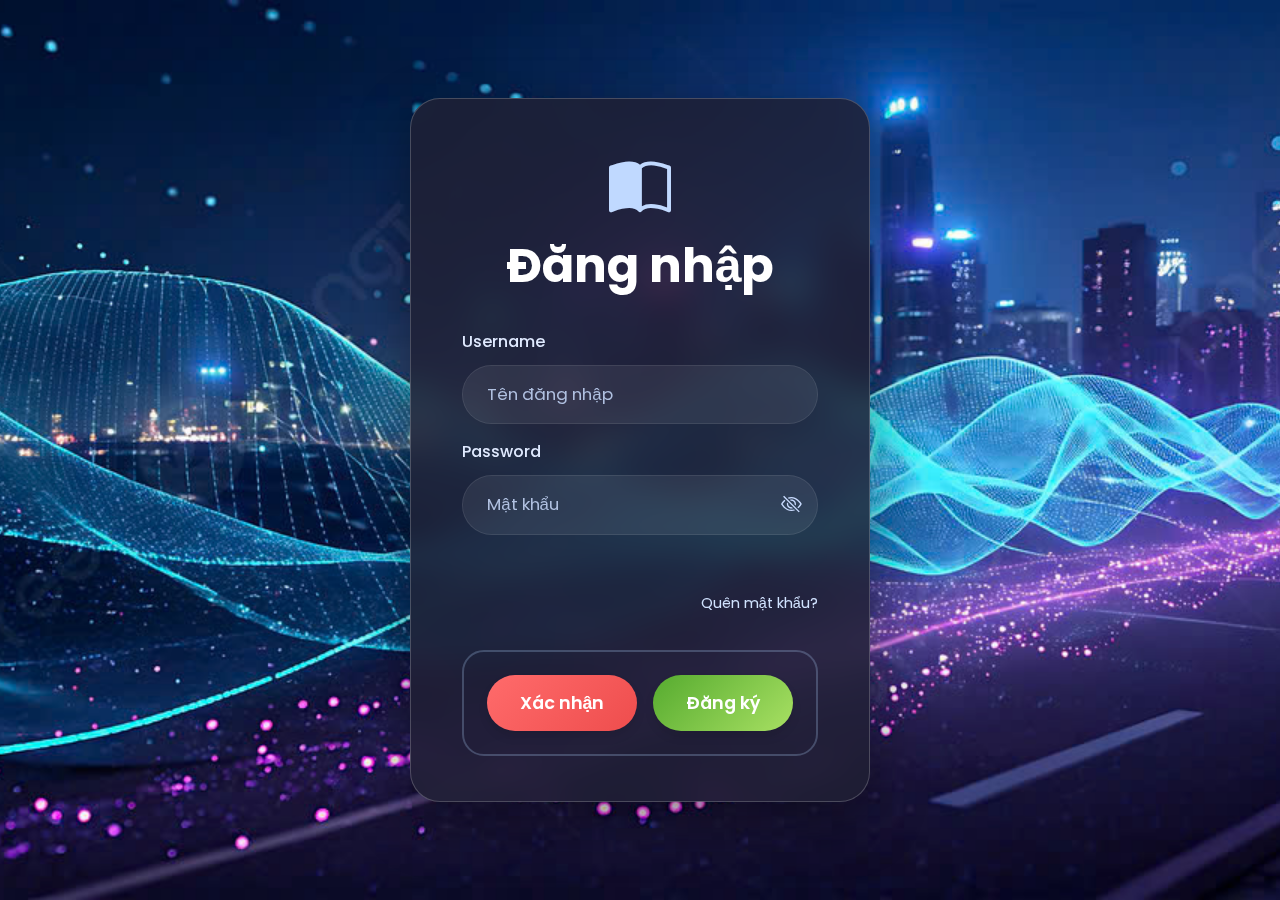
<file: log_in.html>
<!DOCTYPE html>
<html lang="vi">
  <head>
    <meta charset="UTF-8" />
    <meta name="viewport" content="width=device-width, initial-scale=1.0" />
    <title>Library Login</title>
    <link
      rel="shortcut icon"
      type="image/x-icon"
      href="assets/img/favicon/favicon.ico"
    />
    <link
      href="https://cdn.jsdelivr.net/npm/bootstrap@5.3.0-alpha1/dist/css/bootstrap.min.css"
      rel="stylesheet"
    />
    <link
      href="https://cdn.jsdelivr.net/npm/bootstrap-icons@1.11.3/font/bootstrap-icons.css"
      rel="stylesheet"
    />
    <link rel="stylesheet" href="assets/css/styles.css" />
  </head>
  <body>
    <div class="auth-container text-center">
      <div class="library-icon">
        <i class="bi bi-book-half"></i>
      </div>
      <h1 class="page-title">Đăng nhập</h1>
      <form id="loginForm" novalidate>
        <div class="mb-3 text-start">
          <label for="username" class="form-label input-label">Username</label>
          <input
            type="text"
            class="form-control form-control-custom rounded-pill"
            id="username"
            placeholder="Tên đăng nhập"
            required
          />
        </div>
        <div class="mb-3 text-start">
          <label for="password" class="form-label input-label">Password</label>
          <div class="input-wrapper position-relative">
            <input
              type="password"
              class="form-control form-control-custom rounded-pill password-input-field"
              id="password"
              placeholder="Mật khẩu"
              required
            />
            <span
              class="password-toggle-icon-container"
              onclick="togglePasswordVisibility('password', 'loginToggleIcon')"
            >
              <i class="bi bi-eye-slash" id="loginToggleIcon"></i>
            </span>
          </div>
        </div>
        <div id="loginErrorMessage" class="error-message-display mb-3"></div>
        <div class="mb-4 text-end">
          <a href="#" class="forgot-password-link">Quên mật khẩu?</a>
        </div>

        <div class="button-group-container">
          <div class="d-flex gap-3">
            <button
              type="submit"
              class="btn btn-custom-red btn-custom-lg rounded-pill flex-fill"
            >
              Xác nhận
            </button>
            <button
              type="button"
              class="btn btn-custom-green btn-custom-lg rounded-pill flex-fill"
              onclick="window.location.href='sign_up.html'"
            >
              Đăng ký
            </button>
          </div>
        </div>
      </form>
    </div>

    <script src="https://cdn.jsdelivr.net/npm/@popperjs/core@2.11.6/dist/umd/popper.min.js"></script>
    <script src="https://cdn.jsdelivr.net/npm/bootstrap@5.3.0-alpha1/dist/js/bootstrap.min.js"></script>
    <script src="assets/js/auth.js"></script>
  </body>
</html>
</file>
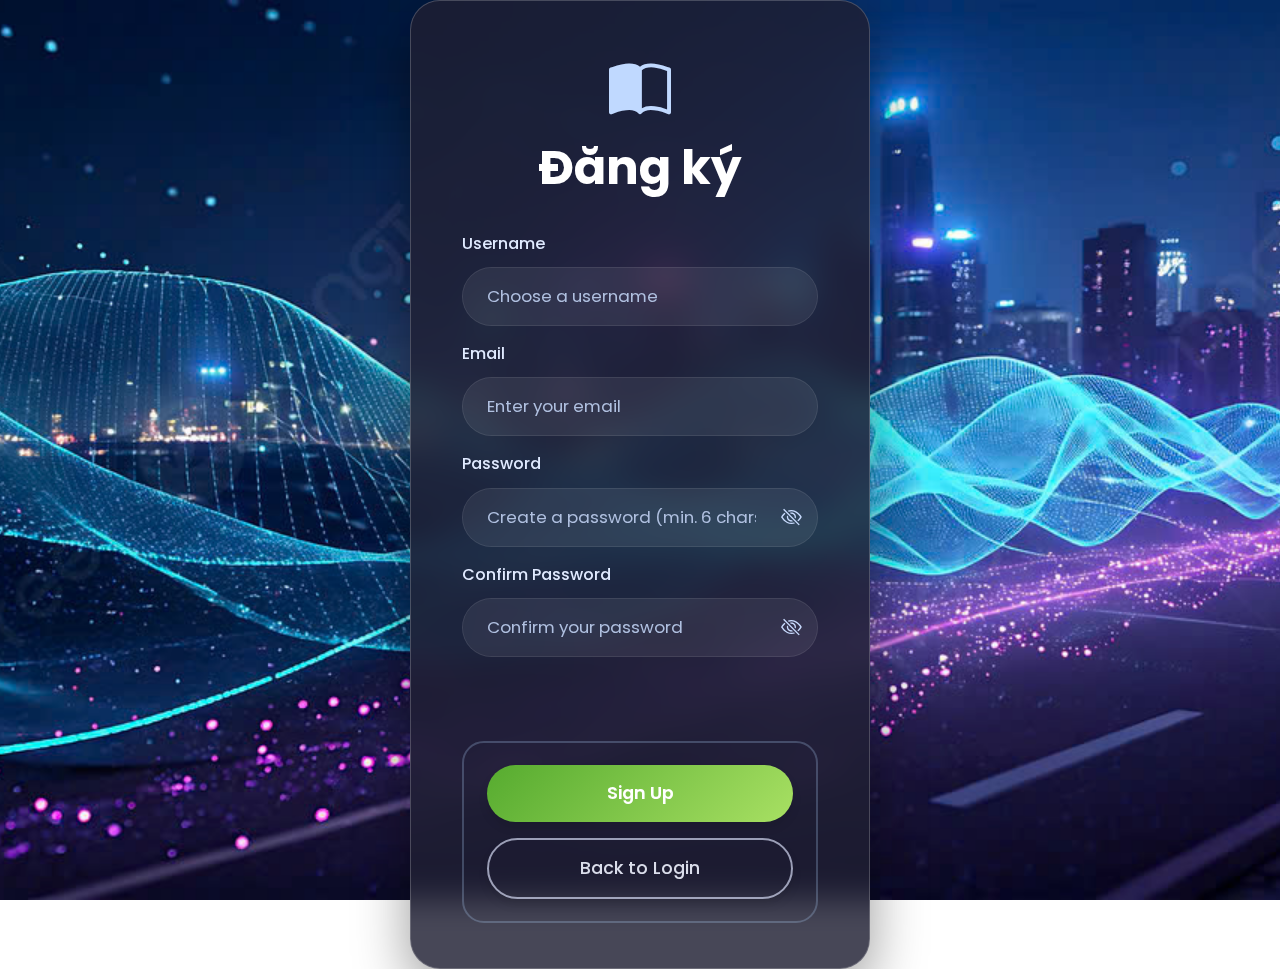
<file: sign_up.html>
<!DOCTYPE html>
<html lang="vi">
  <head>
    <meta charset="UTF-8" />
    <meta name="viewport" content="width=device-width, initial-scale=1.0" />
    <title>Library Sign Up</title>
    <link
      rel="shortcut icon"
      type="image/x-icon"
      href="assets/img/favicon/favicon.ico"
    />
    <link
      href="https://cdn.jsdelivr.net/npm/bootstrap@5.3.0-alpha1/dist/css/bootstrap.min.css"
      rel="stylesheet"
    />
    <link
      href="https://cdn.jsdelivr.net/npm/bootstrap-icons@1.11.3/font/bootstrap-icons.css"
      rel="stylesheet"
    />
    <link rel="stylesheet" href="assets/css/styles.css" />
  </head>
  <body>
    <div class="auth-container text-center">
      <div class="library-icon">
        <i class="bi bi-book-half"></i>
      </div>
      <h1 class="page-title">Đăng ký</h1>
      <form id="registerForm" novalidate>
        <div class="mb-3 text-start">
          <label for="registerUsername" class="form-label input-label"
            >Username</label
          >
          <input
            type="text"
            class="form-control form-control-custom rounded-pill"
            id="registerUsername"
            placeholder="Choose a username"
            required
          />
        </div>
        <div class="mb-3 text-start">
          <label for="registerEmail" class="form-label input-label"
            >Email</label
          >
          <input
            type="email"
            class="form-control form-control-custom rounded-pill"
            id="registerEmail"
            placeholder="Enter your email"
            required
          />
        </div>
        <div class="mb-3 text-start">
          <label for="registerPassword" class="form-label input-label"
            >Password</label
          >
          <div class="input-wrapper position-relative">
            <input
              type="password"
              class="form-control form-control-custom rounded-pill password-input-field"
              id="registerPassword"
              placeholder="Create a password (min. 6 chars)"
              required
            />
            <span
              class="password-toggle-icon-container"
              onclick="togglePasswordVisibility('registerPassword', 'registerToggleIcon')"
            >
              <i class="bi bi-eye-slash" id="registerToggleIcon"></i>
            </span>
          </div>
        </div>
        <div class="mb-4 text-start">
          <label for="confirmPassword" class="form-label input-label"
            >Confirm Password</label
          >
          <div class="input-wrapper position-relative">
            <input
              type="password"
              class="form-control form-control-custom rounded-pill password-input-field"
              id="confirmPassword"
              placeholder="Confirm your password"
              required
            />
            <span
              class="password-toggle-icon-container"
              onclick="togglePasswordVisibility('confirmPassword', 'confirmToggleIcon')"
            >
              <i class="bi bi-eye-slash" id="confirmToggleIcon"></i>
            </span>
          </div>
        </div>
        <div id="registerErrorMessage" class="error-message-display mb-3"></div>

        <div class="button-group-container">
          <div class="d-flex flex-column gap-3">
            <button
              type="submit"
              class="btn btn-custom-green btn-custom-lg rounded-pill flex-fill"
            >
              Sign Up
            </button>
            <button
              type="button"
              class="btn btn-outline-light-custom btn-custom-lg rounded-pill flex-fill"
              onclick="window.location.href='log_in.html'"
            >
              Back to Login
            </button>
          </div>
        </div>
      </form>
    </div>

    <script src="https://cdn.jsdelivr.net/npm/@popperjs/core@2.11.6/dist/umd/popper.min.js"></script>
    <script src="https://cdn.jsdelivr.net/npm/bootstrap@5.3.0-alpha1/dist/js/bootstrap.min.js"></script>
    <script src="assets/js/auth.js"></script>
  </body>
</html>
</file>
<file: assets/css/styles.css>
@import url("https://fonts.googleapis.com/css2?family=Poppins:wght@400;500;600;700&display=swap");

body {
  font-family: "Poppins", sans-serif;
  background-image: url(../img/z6665456914815_b878b248c27246ae4e66f028510f7cab.jpg); /* THAY THẾ BẰNG ĐƯỜNG DẪN ẢNH NỀN CỦA BẠN */
  background-size: cover;
  background-position: center center;
  background-repeat: no-repeat;
  background-attachment: fixed;
  min-height: 100vh;
  margin: 0;
  padding: 0;
  box-sizing: border-box;
  display: flex;
  justify-content: center;
  align-items: center;
}

.auth-container {
  background-color: rgba(30, 30, 50, 0.82);
  border-radius: 30px;
  box-shadow: 0 20px 55px rgba(0, 0, 0, 0.4);
  width: 100%;
  max-width: 460px;
  backdrop-filter: blur(16px);
  border: 1px solid rgba(255, 255, 255, 0.2);
  padding: 2.8rem 3.2rem !important;
  color: #f5f7fa;
}

.library-icon .bi-book-half {
  font-size: 62px;
  color: #c0d9ff;
  margin-bottom: 1.2rem;
}

.page-title {
  color: #ffffff;
  font-size: 3em;
  font-weight: 700;
  margin-bottom: 2.2rem !important;
}

.input-label {
  font-size: 1rem;
  font-weight: 500;
  margin-bottom: 0.7rem !important;
  display: block;
  text-align: left;
  color: #e0eaff;
}

/* Div bao bọc input và icon, sử dụng cho position:relative */
.input-wrapper {
  position: relative;
}

.form-control-custom {
  padding-top: 1rem;
  padding-bottom: 1rem;
  padding-left: 1.5rem;
  font-size: 1.05rem;
  border-radius: 50px !important;
  background-color: rgba(255, 255, 255, 0.07);
  color: #ffffff;
  border: 1px solid rgba(255, 255, 255, 0.15);
  transition: background-color 0.3s, border-color 0.3s, box-shadow 0.3s;
}

.form-control-custom::placeholder {
  color: #b0c0e0;
}

.form-control-custom:focus {
  background-color: rgba(255, 255, 255, 0.1);
  border-color: rgba(179, 217, 255, 0.8);
  color: #ffffff;
  box-shadow: 0 0 0 0.25rem rgba(179, 217, 255, 0.25);
}

.form-control-custom.password-input-field {
  padding-right: 3.8rem; /* Đảm bảo đủ không gian cho icon */
}

.password-toggle-icon-container {
  position: absolute;
  top: 0;
  right: 0;
  height: 100%; /* Chiếm toàn bộ chiều cao của .input-wrapper */
  display: flex;
  align-items: center;
  justify-content: center;
  padding: 0 1rem; /* Padding cho container của icon */
  cursor: pointer;
  z-index: 102;
}

.password-toggle-icon-container i {
  font-size: 1.3rem;
  color: #cadcff;
  transition: color 0.2s;
  line-height: 1;
}

.password-toggle-icon-container i:hover {
  color: #ffffff;
}

.error-message-display {
  font-size: 0.9rem;
  min-height: 1.7em;
  text-align: left;
  margin-top: 0.5rem;
  color: #ffdad6;
}

.forgot-password-link {
  font-size: 0.9rem;
  color: #d1e3ff;
  text-decoration: none;
}

.forgot-password-link:hover {
  color: #ffffff;
  text-decoration: underline;
}

.button-group-container {
  border: 2px solid rgba(179, 217, 255, 0.25);
  border-radius: 22px;
  padding: 1.4rem;
  margin-top: 2.2rem !important;
}

.btn-custom-lg {
  padding: 0.95rem 1.5rem;
  font-size: 1.1rem;
  font-weight: 600;
  border-radius: 50px !important;
  transition: background-color 0.25s, transform 0.15s, box-shadow 0.2s;
  border: none;
  box-shadow: 0 6px 10px rgba(0, 0, 0, 0.1);
}

.btn-custom-lg:hover {
  transform: translateY(-3px);
  box-shadow: 0 8px 16px rgba(0, 0, 0, 0.15);
}
.btn-custom-lg:active {
  transform: translateY(-1px);
  box-shadow: 0 4px 8px rgba(0, 0, 0, 0.12);
}

.btn-custom-red {
  background: linear-gradient(135deg, #ff6b6b, #ee4d4d);
  color: white;
}
.btn-custom-red:hover {
  background: linear-gradient(135deg, #f05252, #e63946);
  color: white;
}

.btn-custom-green {
  background: linear-gradient(135deg, #56ab2f, #a8e063);
  color: white;
}
.btn-custom-green:hover {
  background: linear-gradient(135deg, #4a9c2a, #97d157);
  color: white;
}

.btn-outline-light-custom {
  border: 2px solid rgba(224, 231, 255, 0.65) !important;
  color: rgba(239, 243, 255, 0.9) !important;
  background-color: transparent;
  font-weight: 500;
}
.btn-outline-light-custom:hover {
  background-color: rgba(224, 231, 255, 0.12) !important;
  color: white !important;
  border-color: rgba(224, 231, 255, 0.85) !important;
}
</file>
